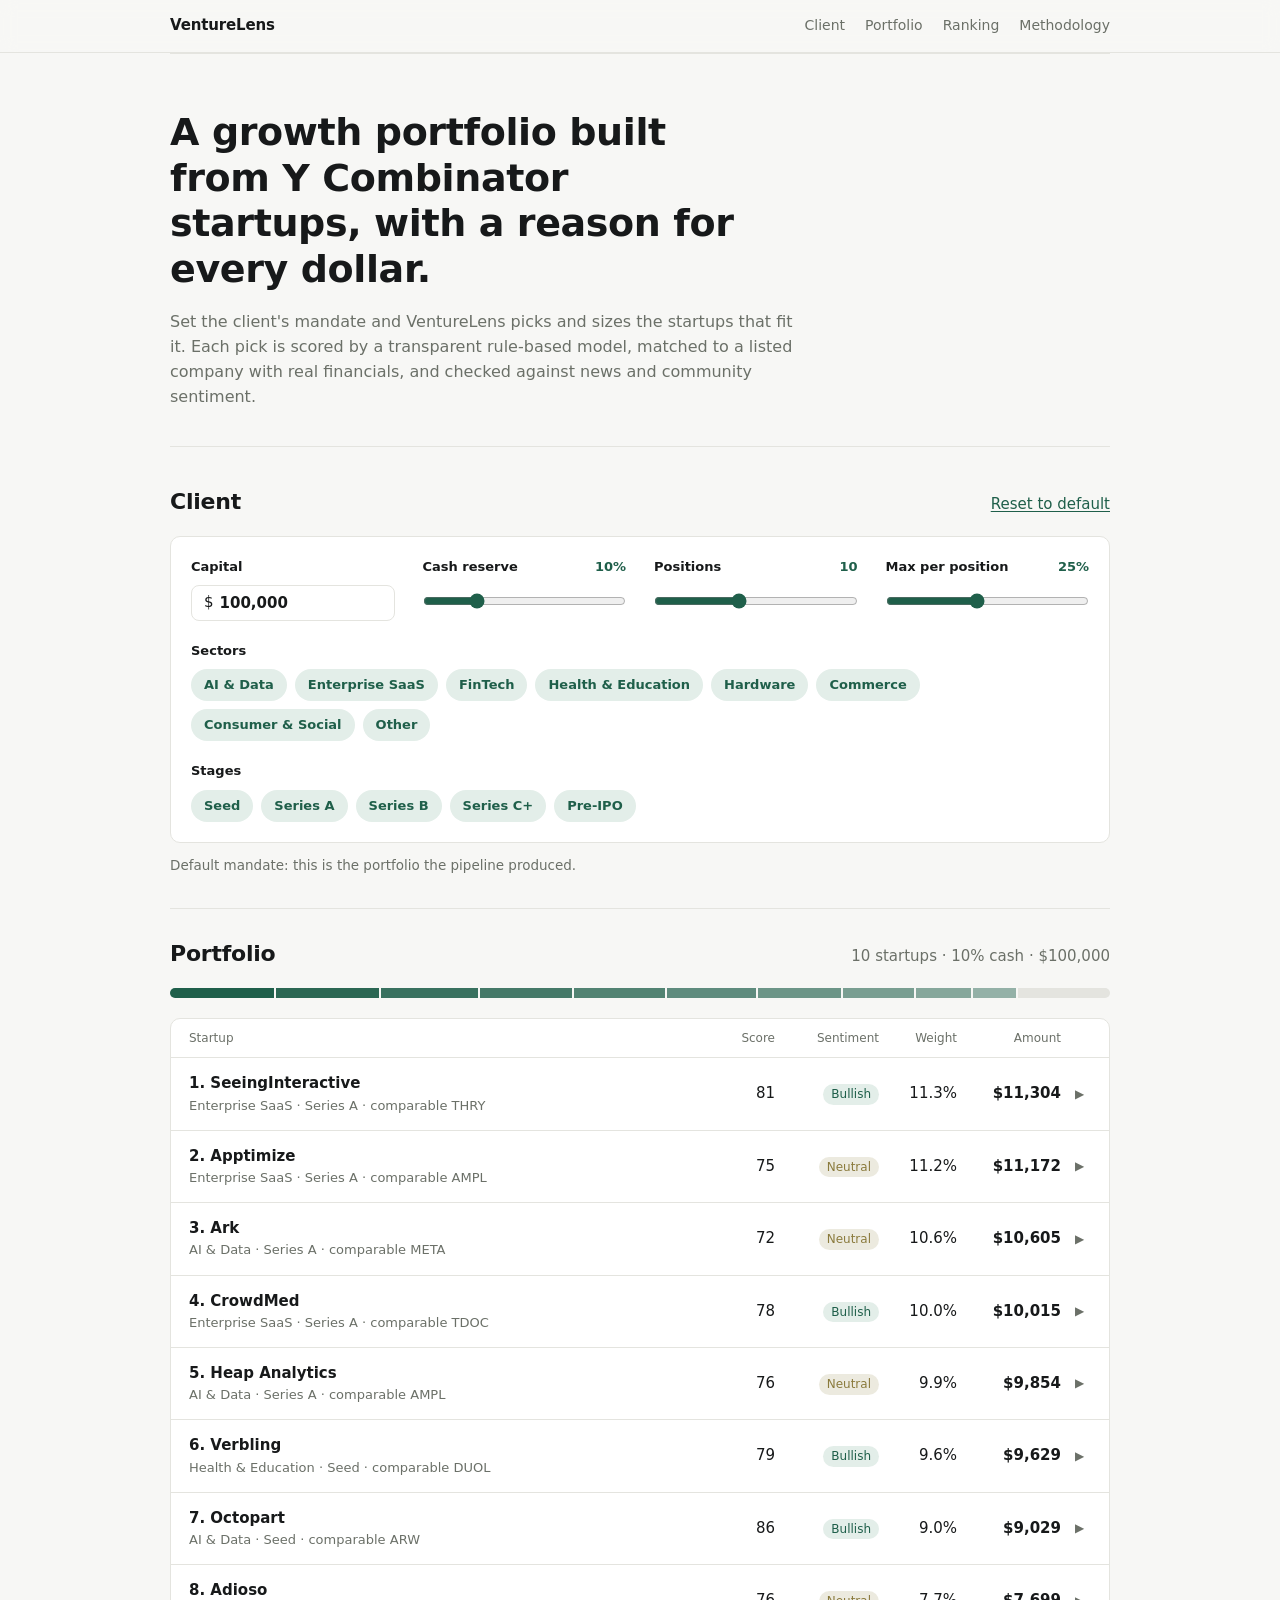
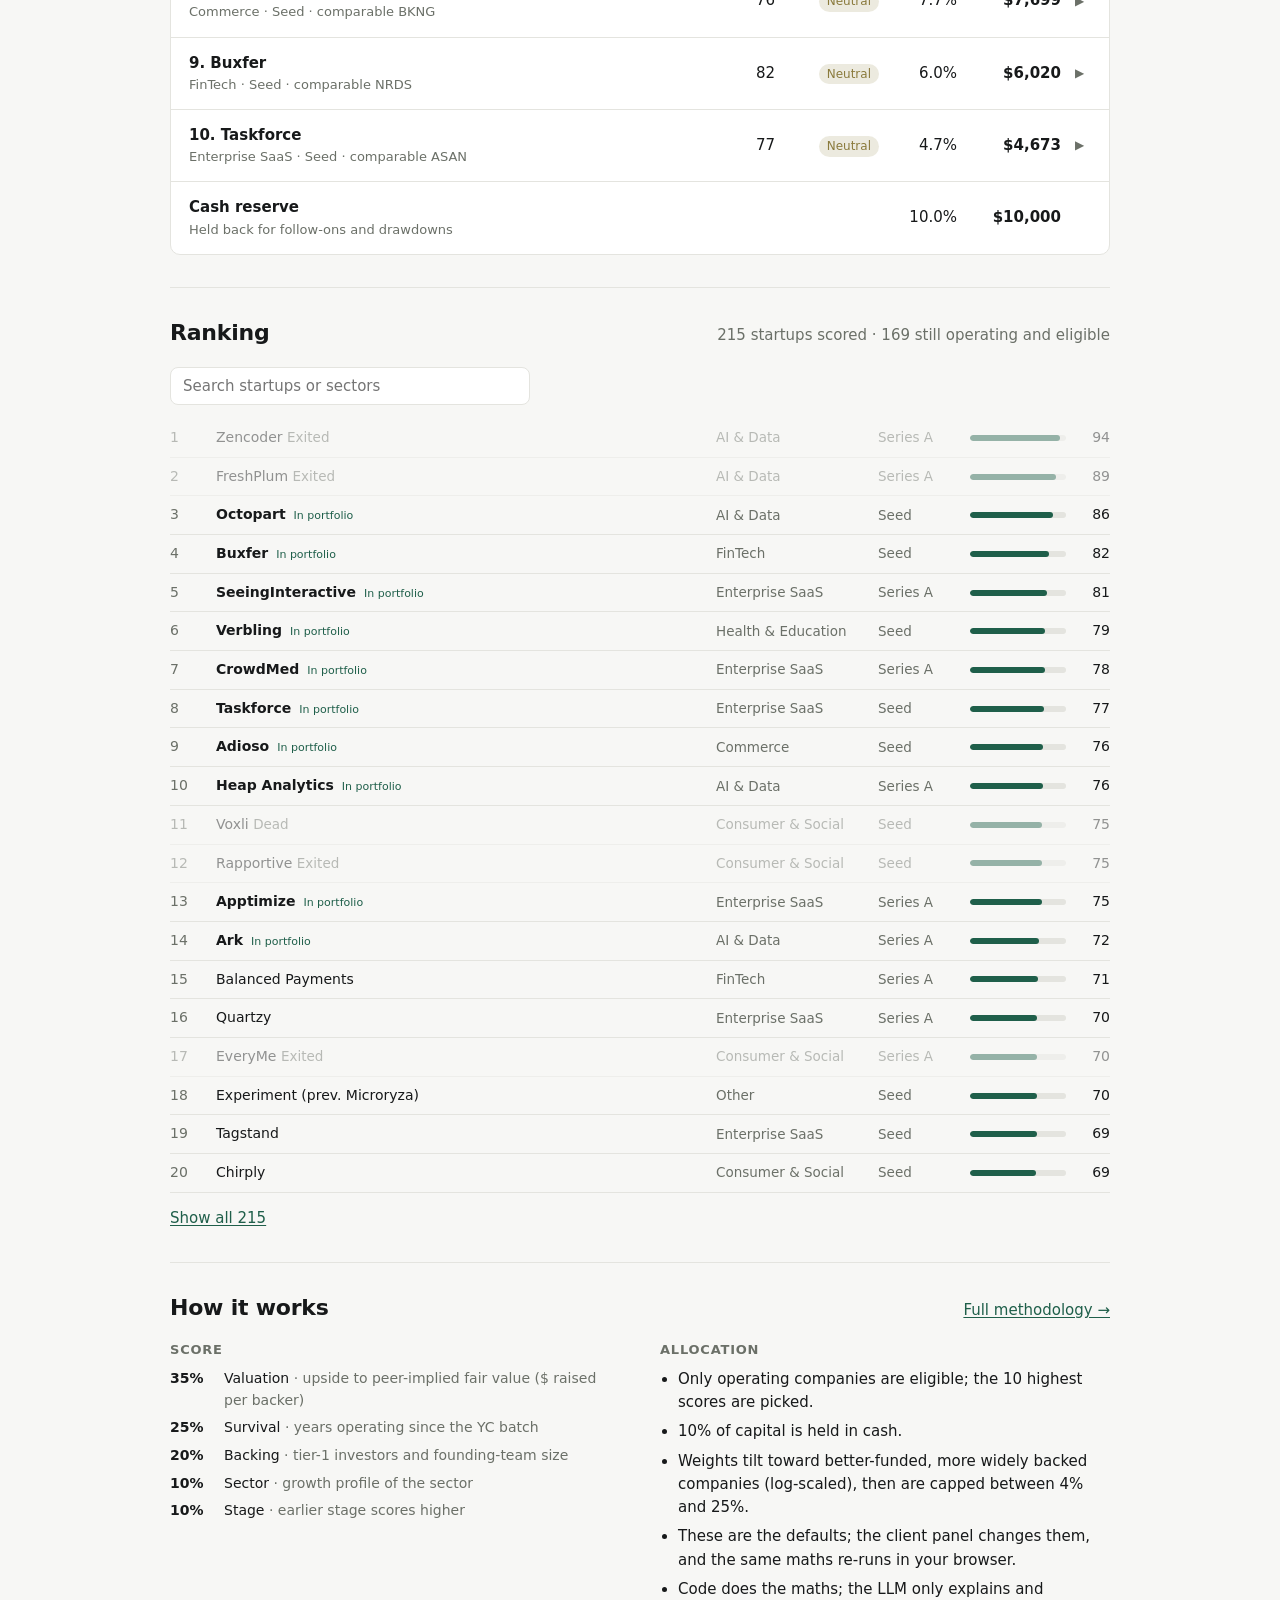
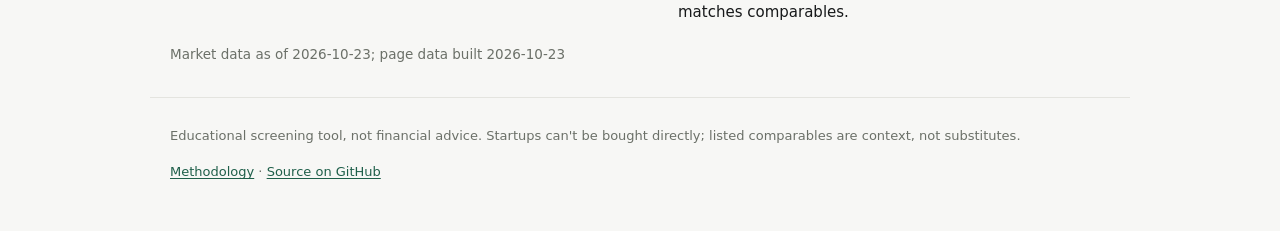
<file: web/index.html>
<!doctype html>
<html lang="en">
<head>
<meta charset="utf-8">
<meta name="viewport" content="width=device-width, initial-scale=1">
<meta name="description" content="VentureLens builds an explainable growth portfolio from Y Combinator startups for a client's mandate, with public comparables and news sentiment for every pick.">
<meta name="theme-color" content="#f7f7f5" media="(prefers-color-scheme: light)">
<meta name="theme-color" content="#121413" media="(prefers-color-scheme: dark)">
<title>VentureLens</title>
<link rel="icon" href="data:image/svg+xml,%3Csvg xmlns='http://www.w3.org/2000/svg' viewBox='0 0 32 32'%3E%3Crect width='32' height='32' rx='7' fill='%231f5f4a'/%3E%3Cpath d='M9 9l7 15 7-15' fill='none' stroke='white' stroke-width='3.2' stroke-linecap='round' stroke-linejoin='round'/%3E%3C/svg%3E">
<link rel="stylesheet" href="styles.css">
</head>
<body>
<header class="top">
  <div class="wrap top-inner">
    <a class="brand" href="./">VentureLens</a>
    <nav aria-label="Sections">
      <a href="#client">Client</a>
      <a href="#portfolio">Portfolio</a>
      <a href="#ranking">Ranking</a>
      <a href="methodology.html">Methodology</a>
    </nav>
  </div>
</header>

<main id="main" class="wrap">
  <section class="intro">
    <h1>A growth portfolio built from Y&nbsp;Combinator startups, with a reason for every dollar.</h1>
    <p class="lede">Set the client's mandate and VentureLens picks and sizes the startups that fit it. Each pick is scored by a transparent rule-based model, matched to a listed company with real financials, and checked against news and community sentiment.</p>
  </section>

  <section id="client" aria-labelledby="client-title">
    <div class="section-head">
      <h2 id="client-title">Client</h2>
      <button class="link-btn" id="reset" type="button">Reset to default</button>
    </div>
    <div class="client">
      <div class="field">
        <label for="capital">Capital</label>
        <div class="capital-field">
          <span aria-hidden="true">$</span>
          <input id="capital" inputmode="numeric" autocomplete="off" value="100,000">
        </div>
      </div>
      <div class="field">
        <label for="cash">Cash reserve <output id="cash-out" for="cash"></output></label>
        <input id="cash" type="range" min="0" max="40" step="1">
      </div>
      <div class="field">
        <label for="positions-n">Positions <output id="positions-out" for="positions-n"></output></label>
        <input id="positions-n" type="range" min="3" max="20" step="1">
      </div>
      <div class="field">
        <label for="max">Max per position <output id="max-out" for="max"></output></label>
        <input id="max" type="range" min="5" max="50" step="1">
      </div>
      <div class="field wide">
        <span class="label">Sectors</span>
        <div class="chips" id="sectors" role="group" aria-label="Sectors"></div>
      </div>
      <div class="field wide">
        <span class="label">Stages</span>
        <div class="chips" id="stages" role="group" aria-label="Stages"></div>
      </div>
    </div>
    <p class="muted small status" id="mandate-status"></p>
  </section>

  <section id="portfolio" aria-labelledby="portfolio-title">
    <div class="section-head">
      <h2 id="portfolio-title">Portfolio</h2>
      <p class="muted" id="portfolio-sub"></p>
    </div>
    <div class="alloc" id="alloc" role="img" aria-label="Allocation by position"></div>
    <div class="positions" id="positions"><p class="muted" style="padding:18px">Loading the latest pipeline output…</p></div>
  </section>

  <section id="ranking" aria-labelledby="ranking-title">
    <div class="section-head">
      <h2 id="ranking-title">Ranking</h2>
      <p class="muted" id="ranking-sub"></p>
    </div>
    <input id="search" type="search" placeholder="Search startups or sectors" aria-label="Search the ranking">
    <ol class="ranking" id="ranking-list"></ol>
    <button class="link-btn" id="more" type="button" hidden>Show all</button>
  </section>

  <section id="method" aria-labelledby="method-title">
    <div class="section-head">
      <h2 id="method-title">How it works</h2>
      <a href="methodology.html">Full methodology →</a>
    </div>
    <div class="method">
      <div>
        <h3>Score</h3>
        <ul class="weights" id="weights"></ul>
      </div>
      <div>
        <h3>Allocation</h3>
        <ul class="plain" id="alloc-rules"></ul>
      </div>
    </div>
    <p class="muted small" id="asof" style="margin-top:20px"></p>
  </section>
</main>

<footer class="wrap foot">
  <p>Educational screening tool, not financial advice. Startups can't be bought directly; listed comparables are context, not substitutes.</p>
  <p><a href="methodology.html">Methodology</a> · <a href="https://github.com/WalkerSimpson1/Hackathon">Source on GitHub</a></p>
</footer>

<script type="module" src="app.js"></script>
</body>
</html>
</file>
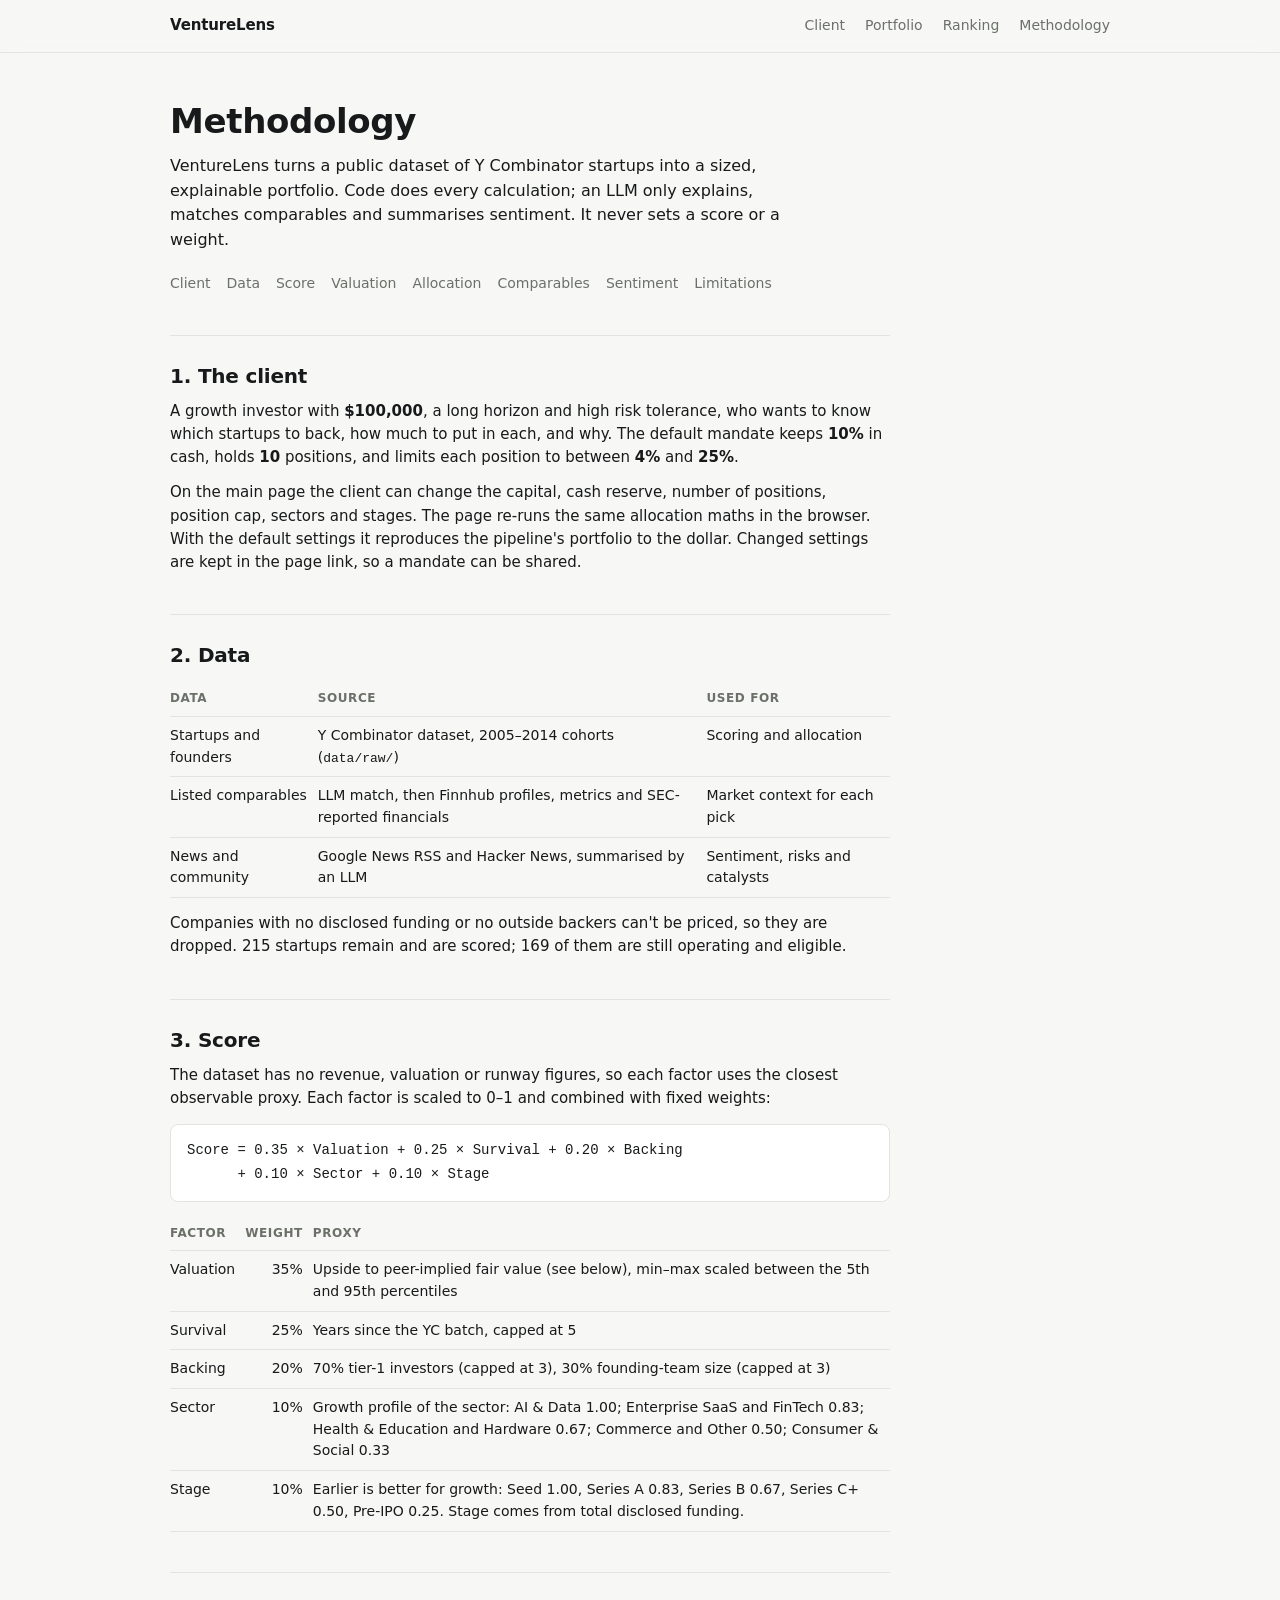
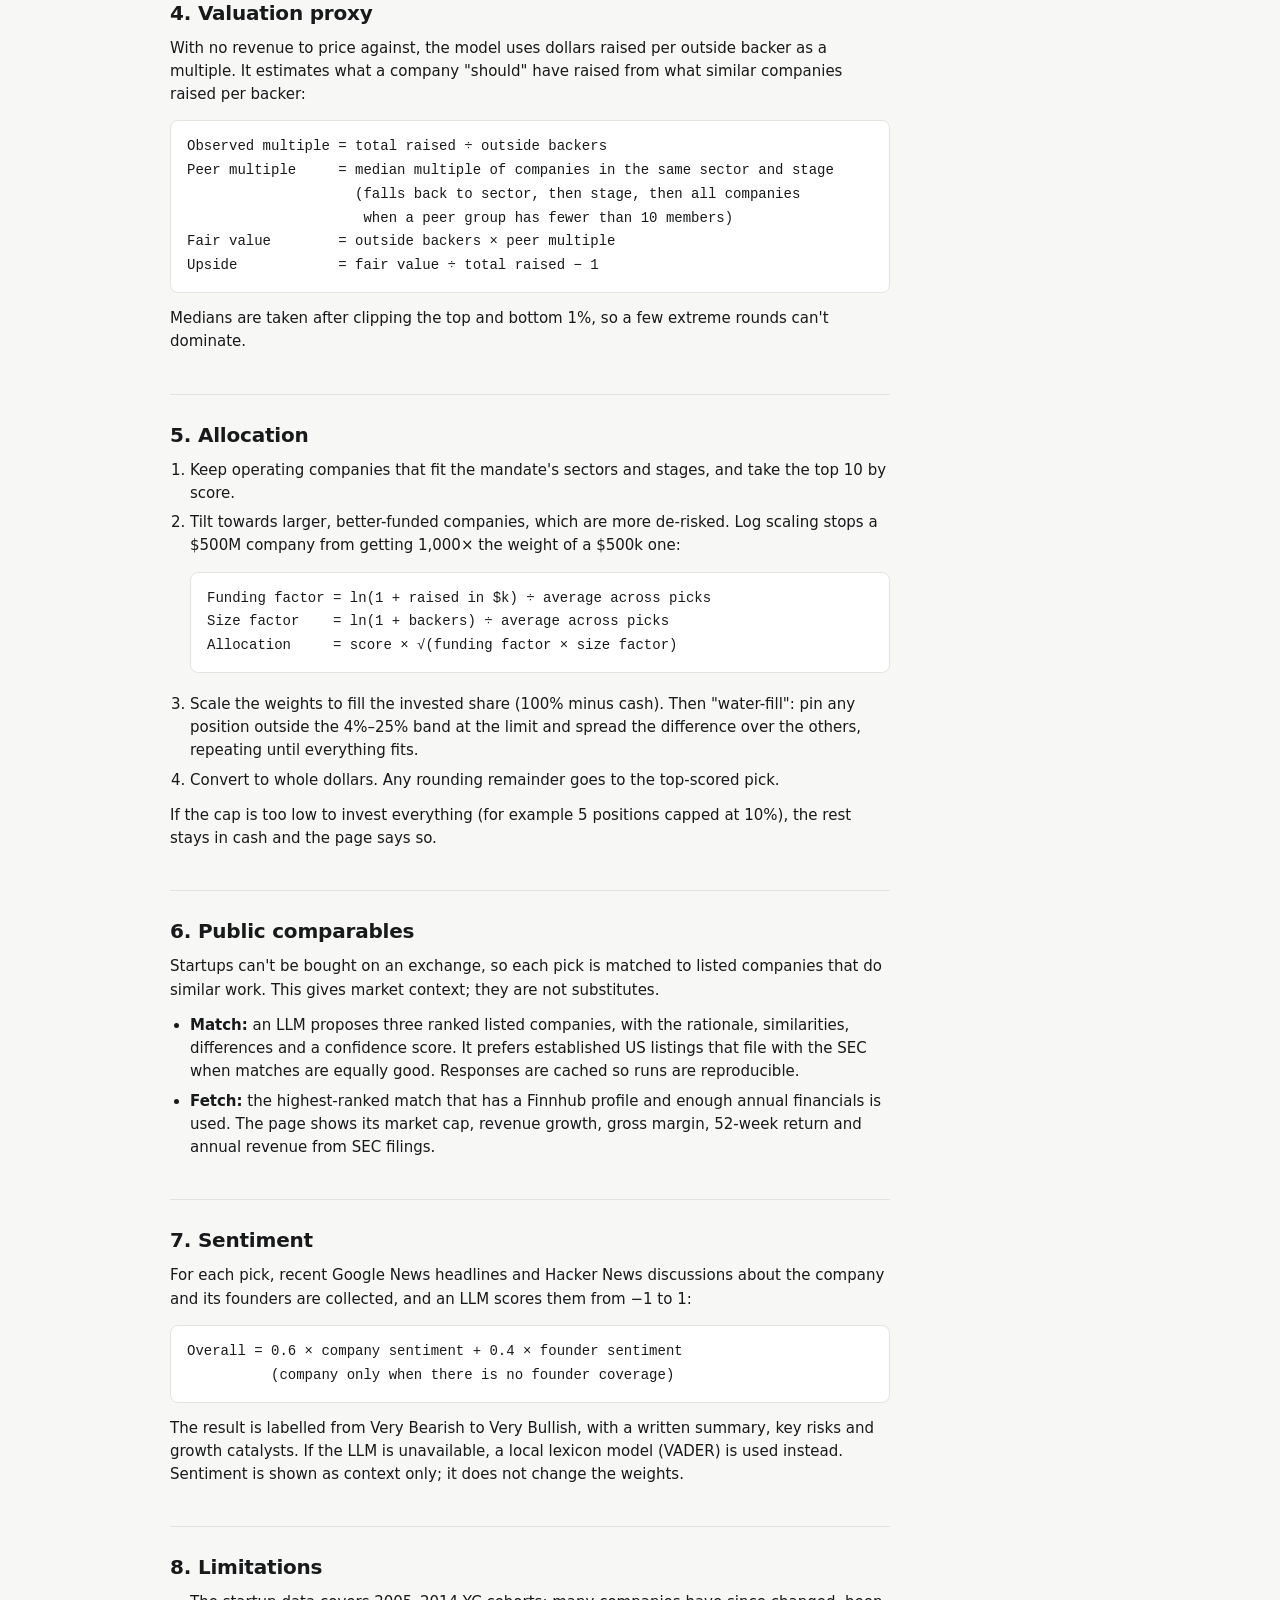
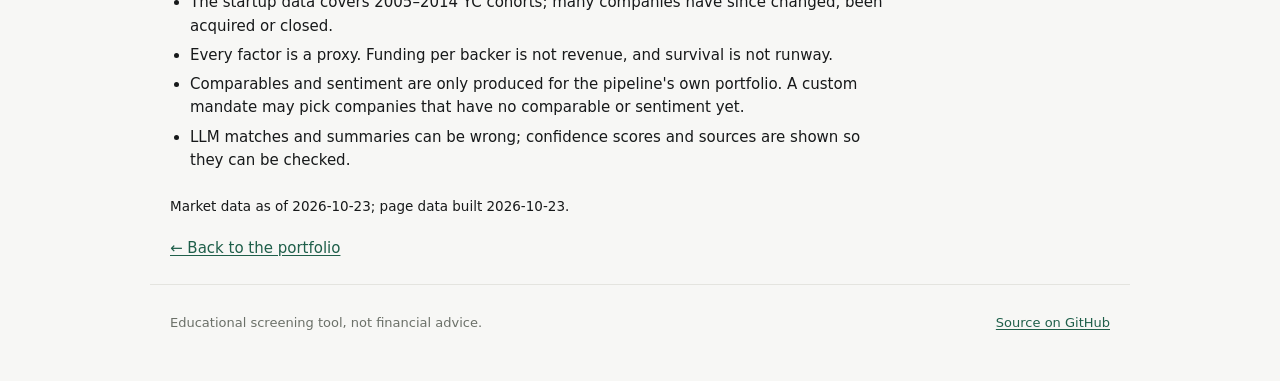
<file: web/methodology.html>
<!doctype html>
<html lang="en">
<head>
<meta charset="utf-8">
<meta name="viewport" content="width=device-width, initial-scale=1">
<meta name="description" content="How VentureLens scores Y Combinator startups, allocates capital, matches public comparables and reads sentiment.">
<meta name="theme-color" content="#f7f7f5" media="(prefers-color-scheme: light)">
<meta name="theme-color" content="#121413" media="(prefers-color-scheme: dark)">
<title>Methodology · VentureLens</title>
<link rel="icon" href="data:image/svg+xml,%3Csvg xmlns='http://www.w3.org/2000/svg' viewBox='0 0 32 32'%3E%3Crect width='32' height='32' rx='7' fill='%231f5f4a'/%3E%3Cpath d='M9 9l7 15 7-15' fill='none' stroke='white' stroke-width='3.2' stroke-linecap='round' stroke-linejoin='round'/%3E%3C/svg%3E">
<link rel="stylesheet" href="styles.css">
</head>
<body>
<header class="top">
  <div class="wrap top-inner">
    <a class="brand" href="./">VentureLens</a>
    <nav aria-label="Sections">
      <a href="./#client">Client</a>
      <a href="./#portfolio">Portfolio</a>
      <a href="./#ranking">Ranking</a>
      <a href="methodology.html" aria-current="page">Methodology</a>
    </nav>
  </div>
</header>

<main id="main" class="wrap">
  <article class="doc">
    <h1>Methodology</h1>
    <p class="lede">VentureLens turns a public dataset of Y Combinator startups into a sized, explainable portfolio. Code does every calculation; an LLM only explains, matches comparables and summarises sentiment. It never sets a score or a weight.</p>
    <nav class="toc" aria-label="On this page">
      <a href="#client">Client</a><a href="#data">Data</a><a href="#score">Score</a><a href="#valuation">Valuation</a>
      <a href="#allocation">Allocation</a><a href="#comparables">Comparables</a><a href="#sentiment">Sentiment</a><a href="#limits">Limitations</a>
    </nav>

    <h2 id="client">1. The client</h2>
    <p>A growth investor with <b data-m="capital">$100,000</b>, a long horizon and high risk tolerance, who wants to know which startups to back, how much to put in each, and why. The default mandate keeps <b data-m="cashWeight">10%</b> in cash, holds <b data-m="positions">10</b> positions, and limits each position to between <b data-m="minPosition">4%</b> and <b data-m="maxPosition">25%</b>.</p>
    <p>On the main page the client can change the capital, cash reserve, number of positions, position cap, sectors and stages. The page re-runs the same allocation maths in the browser. With the default settings it reproduces the pipeline's portfolio to the dollar. Changed settings are kept in the page link, so a mandate can be shared.</p>

    <h2 id="data">2. Data</h2>
    <table>
      <thead><tr><th>Data</th><th>Source</th><th>Used for</th></tr></thead>
      <tbody>
        <tr><td>Startups and founders</td><td>Y Combinator dataset, 2005–2014 cohorts (<code>data/raw/</code>)</td><td>Scoring and allocation</td></tr>
        <tr><td>Listed comparables</td><td>LLM match, then Finnhub profiles, metrics and SEC-reported financials</td><td>Market context for each pick</td></tr>
        <tr><td>News and community</td><td>Google News RSS and Hacker News, summarised by an LLM</td><td>Sentiment, risks and catalysts</td></tr>
      </tbody>
    </table>
    <p>Companies with no disclosed funding or no outside backers can't be priced, so they are dropped. <span data-m="scored">215</span> startups remain and are scored; <span data-m="operating">169</span> of them are still operating and eligible.</p>

    <h2 id="score">3. Score</h2>
    <p>The dataset has no revenue, valuation or runway figures, so each factor uses the closest observable proxy. Each factor is scaled to 0–1 and combined with fixed weights:</p>
    <div class="formula" id="formula">Score = 0.35 × Valuation + 0.25 × Survival + 0.20 × Backing
      + 0.10 × Sector + 0.10 × Stage</div>
    <table>
      <thead><tr><th>Factor</th><th class="num">Weight</th><th>Proxy</th></tr></thead>
      <tbody>
        <tr><td>Valuation</td><td class="num" data-w="valuation">35%</td><td>Upside to peer-implied fair value (see below), min–max scaled between the 5th and 95th percentiles</td></tr>
        <tr><td>Survival</td><td class="num" data-w="survival">25%</td><td>Years since the YC batch, capped at 5</td></tr>
        <tr><td>Backing</td><td class="num" data-w="backing">20%</td><td>70% tier-1 investors (capped at 3), 30% founding-team size (capped at 3)</td></tr>
        <tr><td>Sector</td><td class="num" data-w="tech">10%</td><td>Growth profile of the sector: AI &amp; Data 1.00; Enterprise SaaS and FinTech 0.83; Health &amp; Education and Hardware 0.67; Commerce and Other 0.50; Consumer &amp; Social 0.33</td></tr>
        <tr><td>Stage</td><td class="num" data-w="stage">10%</td><td>Earlier is better for growth: Seed 1.00, Series A 0.83, Series B 0.67, Series C+ 0.50, Pre-IPO 0.25. Stage comes from total disclosed funding.</td></tr>
      </tbody>
    </table>

    <h2 id="valuation">4. Valuation proxy</h2>
    <p>With no revenue to price against, the model uses dollars raised per outside backer as a multiple. It estimates what a company "should" have raised from what similar companies raised per backer:</p>
    <div class="formula">Observed multiple = total raised ÷ outside backers
Peer multiple     = median multiple of companies in the same sector and stage
                    (falls back to sector, then stage, then all companies
                     when a peer group has fewer than 10 members)
Fair value        = outside backers × peer multiple
Upside            = fair value ÷ total raised − 1</div>
    <p>Medians are taken after clipping the top and bottom 1%, so a few extreme rounds can't dominate.</p>

    <h2 id="allocation">5. Allocation</h2>
    <ol>
      <li>Keep operating companies that fit the mandate's sectors and stages, and take the top <span data-m="positions">10</span> by score.</li>
      <li>Tilt towards larger, better-funded companies, which are more de-risked. Log scaling stops a $500M company from getting 1,000× the weight of a $500k one:
        <div class="formula">Funding factor = ln(1 + raised in $k) ÷ average across picks
Size factor    = ln(1 + backers) ÷ average across picks
Allocation     = score × √(funding factor × size factor)</div></li>
      <li>Scale the weights to fill the invested share (100% minus cash). Then "water-fill": pin any position outside the <span data-m="minPosition">4%</span>–<span data-m="maxPosition">25%</span> band at the limit and spread the difference over the others, repeating until everything fits.</li>
      <li>Convert to whole dollars. Any rounding remainder goes to the top-scored pick.</li>
    </ol>
    <p>If the cap is too low to invest everything (for example 5 positions capped at 10%), the rest stays in cash and the page says so.</p>

    <h2 id="comparables">6. Public comparables</h2>
    <p>Startups can't be bought on an exchange, so each pick is matched to listed companies that do similar work. This gives market context; they are not substitutes.</p>
    <ul>
      <li><b>Match:</b> an LLM proposes three ranked listed companies, with the rationale, similarities, differences and a confidence score. It prefers established US listings that file with the SEC when matches are equally good. Responses are cached so runs are reproducible.</li>
      <li><b>Fetch:</b> the highest-ranked match that has a Finnhub profile and enough annual financials is used. The page shows its market cap, revenue growth, gross margin, 52-week return and annual revenue from SEC filings.</li>
    </ul>

    <h2 id="sentiment">7. Sentiment</h2>
    <p>For each pick, recent Google News headlines and Hacker News discussions about the company and its founders are collected, and an LLM scores them from −1 to 1:</p>
    <div class="formula">Overall = 0.6 × company sentiment + 0.4 × founder sentiment
          (company only when there is no founder coverage)</div>
    <p>The result is labelled from Very Bearish to Very Bullish, with a written summary, key risks and growth catalysts. If the LLM is unavailable, a local lexicon model (VADER) is used instead. Sentiment is shown as context only; it does not change the weights.</p>

    <h2 id="limits">8. Limitations</h2>
    <ul>
      <li>The startup data covers 2005–2014 YC cohorts; many companies have since changed, been acquired or closed.</li>
      <li>Every factor is a proxy. Funding per backer is not revenue, and survival is not runway.</li>
      <li>Comparables and sentiment are only produced for the pipeline's own portfolio. A custom mandate may pick companies that have no comparable or sentiment yet.</li>
      <li>LLM matches and summaries can be wrong; confidence scores and sources are shown so they can be checked.</li>
    </ul>
    <p class="muted small" id="asof" style="margin-top:24px"></p>
    <p style="margin-top:20px"><a href="./">← Back to the portfolio</a></p>
  </article>
</main>

<footer class="wrap foot">
  <p>Educational screening tool, not financial advice.</p>
  <p><a href="https://github.com/WalkerSimpson1/Hackathon">Source on GitHub</a></p>
</footer>

<script type="module">
  // Fill the model's current settings from site.json so this page tracks the pipeline.
  try {
    const d = await (await fetch('data/site.json', { cache: 'no-cache' })).json();
    const pct = (v) => `${Math.round(v * 100)}%`;
    const values = {
      capital: '$' + d.model.capital.toLocaleString('en-US'),
      cashWeight: pct(d.model.cashWeight),
      positions: d.model.positions,
      minPosition: pct(d.model.minPosition),
      maxPosition: pct(d.model.maxPosition),
      scored: d.companies.length,
      operating: d.companies.filter((c) => c.status === 'Operating').length,
    };
    document.querySelectorAll('[data-m]').forEach((el) => { el.textContent = values[el.dataset.m]; });
    document.querySelectorAll('[data-w]').forEach((el) => { el.textContent = pct(d.scoreWeights[el.dataset.w]); });
    const w = d.scoreWeights;
    document.querySelector('#formula').textContent =
      `Score = ${w.valuation.toFixed(2)} × Valuation + ${w.survival.toFixed(2)} × Survival + ${w.backing.toFixed(2)} × Backing\n      + ${w.tech.toFixed(2)} × Sector + ${w.stage.toFixed(2)} × Stage`;
    document.querySelector('#asof').textContent =
      `Market data as of ${d.marketDataAsOf ?? 'n/a'}; page data built ${d.generatedAt.slice(0, 10)}.`;
  } catch { /* the static text above already shows the defaults */ }
</script>
</body>
</html>
</file>
<file: web/styles.css>
:root {
  --bg: #f7f7f5;
  --surface: #ffffff;
  --text: #17191a;
  --muted: #6b7068;
  --line: #e4e4df;
  --accent: #1f5f4a;
  --accent-soft: #e3eee9;
  --good: #2f7d4f;
  --bad: #b2463a;
  --neutral: #8a7a3c;
  --bar: #c9d8d1;
  --radius: 10px;
  color-scheme: light;
}
@media (prefers-color-scheme: dark) {
  :root {
    --bg: #121413;
    --surface: #1a1d1b;
    --text: #e9ebe8;
    --muted: #9aa198;
    --line: #2a2e2b;
    --accent: #7cc4a4;
    --accent-soft: #1f2c26;
    --good: #7cc48f;
    --bad: #e08a7e;
    --neutral: #d2bd72;
    --bar: #33443c;
    color-scheme: dark;
  }
}

* { box-sizing: border-box; }
html { scroll-behavior: smooth; scroll-padding-top: 64px; }
body {
  margin: 0;
  background: var(--bg);
  color: var(--text);
  font: 15px/1.55 system-ui, -apple-system, "Segoe UI", Roboto, sans-serif;
  -webkit-font-smoothing: antialiased;
}
a { color: var(--accent); text-underline-offset: 2px; }
h1, h2, h3 { line-height: 1.2; margin: 0; letter-spacing: -0.01em; }
h3 { font-size: 13px; text-transform: uppercase; letter-spacing: 0.06em; color: var(--muted); font-weight: 600; margin-bottom: 10px; }
p { margin: 0; }
code { font: 13px ui-monospace, SFMono-Regular, Menlo, monospace; }
.muted { color: var(--muted); }
.num { font-variant-numeric: tabular-nums; }

.wrap { max-width: 980px; margin: 0 auto; padding: 0 20px; }

/* Header */
.top { position: sticky; top: 0; z-index: 5; background: color-mix(in srgb, var(--bg) 88%, transparent); backdrop-filter: blur(8px); border-bottom: 1px solid var(--line); }
.top-inner { display: flex; align-items: center; justify-content: space-between; height: 52px; }
.brand { font-weight: 700; color: var(--text); text-decoration: none; letter-spacing: -0.01em; }
nav { display: flex; gap: 20px; }
nav a { color: var(--muted); text-decoration: none; font-size: 14px; }
nav a:hover { color: var(--text); }

/* Intro */
.intro { padding: 56px 0 36px; display: grid; gap: 18px; }
.intro h1 { font-size: clamp(26px, 4.2vw, 38px); font-weight: 650; max-width: 22ch; }
.lede { color: var(--muted); max-width: 62ch; font-size: 16px; }
.capital-field { display: flex; align-items: center; gap: 4px; background: var(--surface); border: 1px solid var(--line); border-radius: 8px; padding: 0 12px; }
.capital-field:focus-within { border-color: var(--accent); }

section { padding: 32px 0; border-top: 1px solid var(--line); }
.section-head { display: flex; align-items: baseline; justify-content: space-between; gap: 16px; flex-wrap: wrap; margin-bottom: 20px; }
.section-head h2 { font-size: 22px; font-weight: 650; }

/* Allocation bar */
.alloc { display: flex; height: 10px; border-radius: 99px; overflow: hidden; gap: 2px; margin-bottom: 20px; }
.alloc span { background: var(--accent); opacity: var(--o, 1); }
.alloc span.cash { background: var(--line); opacity: 1; }

/* Positions */
.positions { background: var(--surface); border: 1px solid var(--line); border-radius: var(--radius); }
.pos + .pos { border-top: 1px solid var(--line); }
.pos summary { list-style: none; cursor: pointer; display: grid; grid-template-columns: 1fr 70px 90px 64px 90px 16px; gap: 14px; align-items: center; padding: 14px 18px; }
.pos summary::-webkit-details-marker { display: none; }
.pos summary:hover { background: var(--accent-soft); }
.pos summary:focus-visible { outline: 2px solid var(--accent); outline-offset: -2px; }
.pos .name { font-weight: 600; }
.pos .sub { color: var(--muted); font-size: 13px; }
.pos .right { text-align: right; }
.pos .chev { color: var(--muted); transition: transform .15s; font-size: 12px; }
.pos[open] .chev { transform: rotate(90deg); }
.cols-head { display: grid; grid-template-columns: 1fr 70px 90px 64px 90px 16px; gap: 14px; padding: 10px 18px; font-size: 12px; color: var(--muted); border-bottom: 1px solid var(--line); }
.cols-head .right { text-align: right; }

.tag { display: inline-block; font-size: 12px; padding: 1px 8px; border-radius: 99px; background: var(--accent-soft); color: var(--accent); white-space: nowrap; }
.tag.bad { background: color-mix(in srgb, var(--bad) 14%, transparent); color: var(--bad); }
.tag.neutral { background: color-mix(in srgb, var(--neutral) 16%, transparent); color: var(--neutral); }

/* Detail */
.detail { padding: 4px 18px 22px; display: grid; gap: 22px; }
.facts { display: flex; flex-wrap: wrap; gap: 6px 18px; color: var(--muted); font-size: 13px; }
.facts b { color: var(--text); font-weight: 600; }
.detail-grid { display: grid; grid-template-columns: repeat(3, 1fr); gap: 28px; }
.detail-grid > div { min-width: 0; }
.detail p + p { margin-top: 8px; }
.small { font-size: 13.5px; }

.bars { display: grid; gap: 8px; }
.bar-row { display: grid; grid-template-columns: 104px 1fr 30px; white-space: nowrap; gap: 10px; align-items: center; font-size: 13px; }
.bar-row .w { color: var(--muted); font-size: 11px; }
.track { height: 6px; background: var(--line); border-radius: 99px; overflow: hidden; }
.fill { height: 100%; background: var(--accent); border-radius: 99px; }

.kv { display: grid; grid-template-columns: 1fr 1fr; gap: 8px 14px; margin: 12px 0; }
.kv div { font-size: 13px; color: var(--muted); }
.kv b { display: block; color: var(--text); font-size: 15px; font-weight: 600; }
.pos-val { color: var(--good) !important; }
.neg-val { color: var(--bad) !important; }

.rev { display: flex; align-items: flex-end; gap: 6px; height: 64px; margin: 6px 0 4px; }
.rev div { flex: 1; display: flex; flex-direction: column; align-items: center; gap: 4px; height: 100%; justify-content: flex-end; }
.rev i { display: block; flex: none; width: 100%; background: var(--bar); border-radius: 3px 3px 0 0; min-height: 2px; }
.rev div:last-child i { background: var(--accent); }
.rev span { font-size: 10.5px; color: var(--muted); }

.cands { margin: 10px 0 0; padding: 0; list-style: none; font-size: 13px; }
.cands li { padding: 6px 0; border-top: 1px dashed var(--line); display: flex; justify-content: space-between; gap: 10px; }
.cands li.chosen { font-weight: 600; }
.cands li span:last-child { white-space: nowrap; }
details.more { margin-top: 10px; font-size: 13.5px; }
details.more summary { cursor: pointer; color: var(--accent); }

dl.notes { margin: 10px 0 0; display: grid; gap: 8px; font-size: 13.5px; }
dl.notes dt { font-weight: 600; font-size: 12px; color: var(--muted); text-transform: uppercase; letter-spacing: .05em; }
dl.notes dd { margin: 0; }

/* Ranking */
#search { width: 100%; max-width: 360px; height: 38px; border: 1px solid var(--line); border-radius: 8px; padding: 0 12px; font: inherit; background: var(--surface); color: var(--text); margin-bottom: 14px; }
#search:focus { outline: none; border-color: var(--accent); }
.ranking { list-style: none; margin: 0; padding: 0; }
.ranking li { display: grid; grid-template-columns: 34px 1fr 150px 80px 140px; gap: 12px; align-items: center; padding: 8px 0; border-bottom: 1px solid var(--line); font-size: 14px; }
.ranking .rk { color: var(--muted); font-variant-numeric: tabular-nums; }
.ranking .picked .nm { font-weight: 600; }
.ranking .picked .nm::after { content: "In portfolio"; margin-left: 8px; font-size: 11px; font-weight: 500; color: var(--accent); }
.ranking .off { color: var(--muted); }
.ranking .sc { display: grid; grid-template-columns: 1fr 36px; gap: 8px; align-items: center; }
.ranking .sc span { text-align: right; font-variant-numeric: tabular-nums; }
.link-btn { margin-top: 14px; background: none; border: 0; padding: 0; color: var(--accent); font: inherit; cursor: pointer; text-decoration: underline; text-underline-offset: 2px; }

/* Method */
.method { display: grid; grid-template-columns: repeat(2, 1fr); gap: 32px 40px; }
.method p { color: var(--muted); margin-bottom: 12px; }
.plain { margin: 0; padding-left: 18px; display: grid; gap: 6px; }
.weights { list-style: none; margin: 0; padding: 0; display: grid; gap: 6px; }
.weights li { display: grid; grid-template-columns: 44px 1fr; gap: 10px; font-size: 14px; }
.weights b { font-variant-numeric: tabular-nums; }
.weights span { color: var(--muted); }

.foot { padding: 28px 20px 48px; border-top: 1px solid var(--line); color: var(--muted); font-size: 13px; display: flex; justify-content: space-between; gap: 16px; flex-wrap: wrap; }

@media (max-width: 760px) {
  .detail-grid, .method { grid-template-columns: 1fr; }
  .cols-head { display: none; }
  .pos summary { grid-template-columns: 1fr auto 16px; padding: 14px 16px; }
  .pos .hide-sm { display: none; }
  .detail { padding: 4px 16px 20px; }
  .ranking li { grid-template-columns: 30px 1fr 90px; }
  .ranking .hide-sm { display: none; }
  nav { gap: 14px; }
}

/* Client panel */
.client { display: grid; grid-template-columns: repeat(4, 1fr); gap: 20px 28px; background: var(--surface); border: 1px solid var(--line); border-radius: var(--radius); padding: 20px; }
.field { display: grid; gap: 8px; align-content: start; min-width: 0; }
.field.wide { grid-column: 1 / -1; }
.field label, .field .label { font-size: 13px; font-weight: 600; display: flex; justify-content: space-between; gap: 8px; }
.field output { font-weight: 600; color: var(--accent); font-variant-numeric: tabular-nums; }
.field .capital-field { height: 36px; }
#capital { border: 0; background: transparent; color: var(--text); font: inherit; font-weight: 600; width: 100%; height: 34px; outline: none; font-variant-numeric: tabular-nums; }
input[type="range"] { width: 100%; accent-color: var(--accent); margin: 8px 0 0; }
.chips { display: flex; flex-wrap: wrap; gap: 8px; }
.chip { font: inherit; font-size: 13px; padding: 5px 12px; border-radius: 99px; border: 1px solid var(--line); background: transparent; color: var(--muted); cursor: pointer; }
.chip[aria-pressed="true"] { background: var(--accent-soft); border-color: transparent; color: var(--accent); font-weight: 600; }
.chip:focus-visible { outline: 2px solid var(--accent); outline-offset: 2px; }
.status { margin-top: 12px; }
.status .link-btn { margin: 0 0 0 6px; font-size: inherit; }
.note { padding: 12px 18px; font-size: 13.5px; color: var(--neutral); border-bottom: 1px solid var(--line); }
.cash-row { display: grid; grid-template-columns: 1fr 70px 90px 64px 90px 16px; gap: 14px; align-items: center; padding: 14px 18px; }
.pos.cash { border-top: 1px solid var(--line); }
.ranking li.out { opacity: .45; }

/* Methodology page */
.doc { max-width: 720px; padding: 48px 0 24px; }
.doc h1 { font-size: clamp(26px, 4vw, 34px); font-weight: 650; margin-bottom: 12px; }
.doc h2 { font-size: 20px; font-weight: 650; margin: 40px 0 12px; padding-top: 28px; border-top: 1px solid var(--line); }
.doc p, .doc li { color: var(--text); }
.doc p + p { margin-top: 12px; }
.doc ul, .doc ol { padding-left: 20px; display: grid; gap: 6px; margin: 12px 0; }
.doc table { width: 100%; border-collapse: collapse; font-size: 14px; margin: 14px 0; }
.doc th, .doc td { text-align: left; padding: 8px 10px 8px 0; border-bottom: 1px solid var(--line); vertical-align: top; }
.doc th { font-size: 12px; color: var(--muted); font-weight: 600; text-transform: uppercase; letter-spacing: .05em; }
.doc td.num, .doc th.num { text-align: right; }
.formula { font: 14px/1.7 ui-monospace, SFMono-Regular, Menlo, monospace; background: var(--surface); border: 1px solid var(--line); border-radius: 8px; padding: 14px 16px; overflow-x: auto; margin: 14px 0; white-space: pre; }
.toc { display: flex; flex-wrap: wrap; gap: 8px 16px; font-size: 14px; margin-top: 20px; }

@media (max-width: 760px) {
  .client { grid-template-columns: 1fr 1fr; }
  .cash-row { grid-template-columns: 1fr auto 16px; padding: 14px 16px; }
  .top nav { gap: 12px; font-size: 13px; }
}
@media (max-width: 420px) {
  .client { grid-template-columns: 1fr; }
  .top nav a[href="#ranking"] { display: none; }
}
</file>
